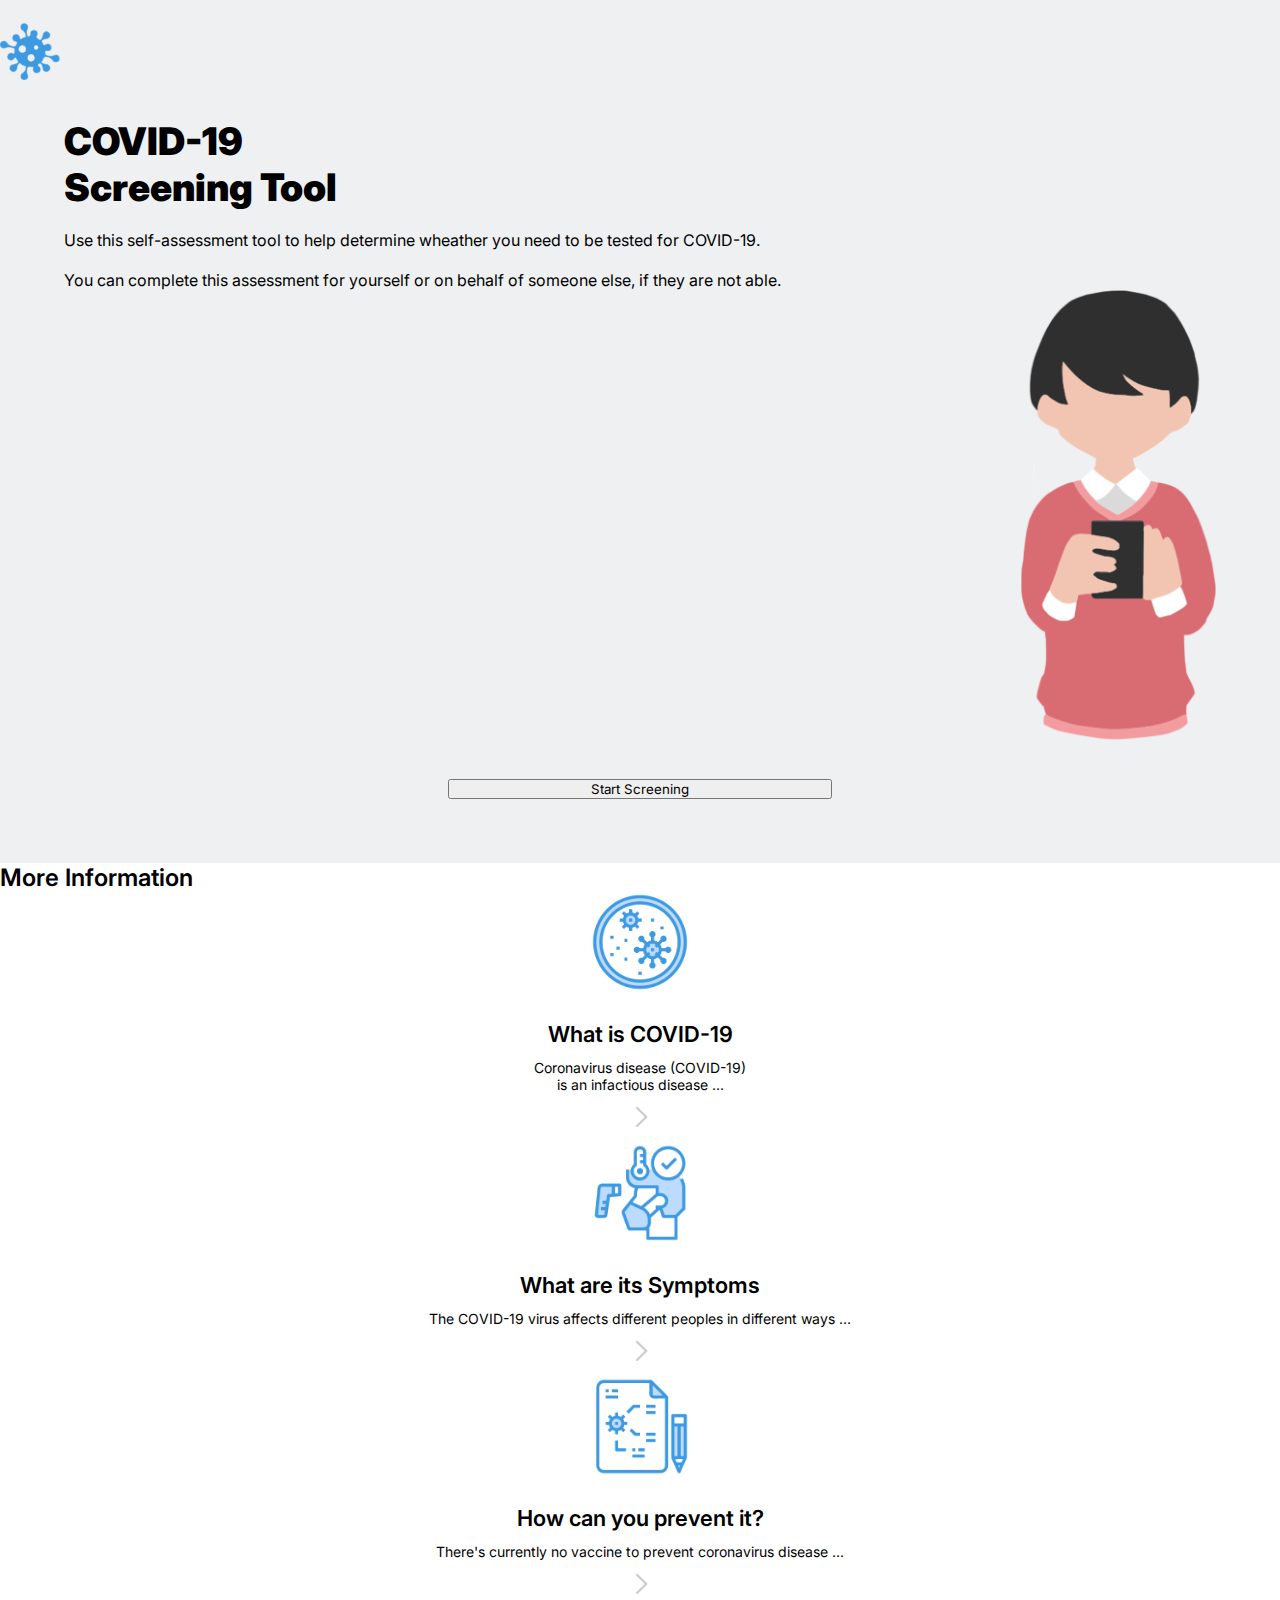
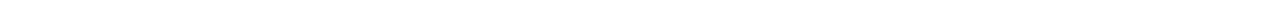
<file: Third-Intern-Project/index.html>
<!DOCTYPE html>
<html lang="en">

<head>
    <meta charset="UTF-8">
    <meta name="viewport" content="width=device-width, initial-scale=1.0">
    <title>Third Project | Using Bootstrap</title>
    <link rel="shortcut icon" href="./images/logo.png" type="image/x-icon">
    <link rel="stylesheet" href="style.css">
    <link href="https://cdn.jsdelivr.net/npm/bootstrap@5.3.0/dist/css/bootstrap.min.css" rel="stylesheet"
        integrity="sha384-9ndCyUaIbzAi2FUVXJi0CjmCapSmO7SnpJef0486qhLnuZ2cdeRhO02iuK6FUUVM" crossorigin="anonymous">
</head>

<body>
    <!--  -->

    <header>
        <div class="container">
            <div class="NavBar">
                <div class="logo-virus">
                    <img src="./images/logo.png" alt="">
                </div>
            </div>
            <div class="header-content">
                <div class="row justify-content-evenly">
                    <div class="col-md-4 col-5">
                        <div class="head-data">
                            <h1>COVID-19<br>Screening Tool</h1>
                            <p>Use this self-assessment tool to help determine wheather you need to be tested for
                                COVID-19.</p>
                            <p>You can complete this assessment for yourself or on behalf of someone else, if they are
                                not able.</p>
                        </div>
                    </div>
                    <div class="col-6">
                        <div class="img-screen">
                            <img src="./images/covid19screen.png" alt="">
                        </div>
                    </div>
                </div>
            </div>
            <div class="head-btn">
                <button class="btn btn-primary" type="submit">Start Screening</button>
            </div>
        </div>
    </header>

    <main>
        <div class="container">
            <div class="main-data">
                <h2 class="text-center py-5 main-head">More Information</h2>
                <div class="row justify-content-evenly">
                    <div class="col-md-3 content-small">
                        <img class="main-img" src="./images/virus.png" alt="">
                        <div class="content-main">
                            <h3 class="">What is COVID-19</h3>
                            <p>Coronavirus disease (COVID-19)<br>is an infactious disease ...</p><a href="./pages/Covid-19.html"><img
                                        src="./images/icon-arrow.png" alt="Arrow"></a>
                        </div>
                    </div>
                    <div class="col-md-3 content-small">
                        <img class="main-img" src="./images/symptoms.png" alt="">
                        <div class="content-main">
                            <h3>What are its Symptoms</h3>
                            <p>The COVID-19 virus affects different peoples in different ways ...</p><a href="./pages/Sysmptoms.html"><img
                                        src="./images/icon-arrow.png" alt="Arrow"></a>
                        </div>
                    </div>
                    <div class="col-md-3 content-small">
                        <img class="main-img" src="./images/prevent.png" alt="">
                        <div class="content-main">
                            <h3>How can you prevent it?</h3>
                            <p>There's currently no vaccine to prevent coronavirus disease ...</p><a href="./pages/Prevent.html"><img
                                        src="./images/icon-arrow.png" alt="Arrow"></a>
                        </div>
                    </div>
                </div>
            </div>
        </div>
    </main>









    <script src="https://cdn.jsdelivr.net/npm/bootstrap@5.3.0/dist/js/bootstrap.bundle.min.js"
        integrity="sha384-geWF76RCwLtnZ8qwWowPQNguL3RmwHVBC9FhGdlKrxdiJJigb/j/68SIy3Te4Bkz"
        crossorigin="anonymous"></script>

</body>

</html>
</file>
<file: Third-Intern-Project/style.css>
@import url('https://fonts.googleapis.com/css2?family=Inter&display=swap');

* {
    padding: 0;
    margin: 0;
    box-sizing: border-box;
    font-family: 'Inter', sans-serif;
}

body {
    overflow-x: hidden;
}

header {
    width: 100%;
    height: auto;
    background-color: #EFF0F1;
}

.NavBar {
    width: 100%;
    height: 80px;
    background-color: #EFF0F1;
    display: flex;
}

.logo-virus {
    display: flex;
    align-items: flex-end;
}

.logo-virus img {
    width: 60px;
}

.header-content {
    padding: 3% 5%;
}

.img-screen {
    width: 100%;
    display: flex;
    align-items: center;
    justify-content: flex-end;
}

.img-screen img {
    height: 50vh;
}

.head-data h1 {
    font-weight: 900;
    font-size: 38px;
}

.head-data p {
    font-size: 16px;
    margin-top: 20px;
}

.head-btn {
    padding-bottom: 5%;
}

.head-btn button {
    width: 30%;
    display: block;
    margin: auto;
}

/* Main section starts from here */

.main-head {
    font-weight: 600;
}

.main-img {
    width: 100px;
    margin-bottom: 13px;
}

.content-small{
    text-align: center;
}

.content-small p {
    font-size: 14px;
    margin-top: 12px;
}

.content-small h3 {
    font-size: 22px;
    margin-top: 12px;
    font-weight: 600;
}

@media (max-width: 770px) {
    .head-data h1 {
        font-size: 26px;
    }

    .head-data p {
        font-size: 12px;
    }

    .img-screen img {
        height: 40vh;
        margin-top: 30%;
    }
    .head-btn button {
        font-size: 10px;
    }
}

@media (max-width: 700px) {
    .content-small {
        display: flex;
        text-align:start;
        margin-bottom: 5%;
        margin-left: 16px;
        border-top: 1px solid #ccc;
        padding-top: 12px;
    }
    .content-main {
        display: flex;
        flex-direction: column;
    }
    .content-main a {
        display: block;
        margin-left: 87%;
        margin-top: -80px;
    }
    .content-small p {
        font-size: 14px;
        margin-top: 0;
        padding-right: 33px;
    }
    .main-img {
        width: 70px;
        margin-bottom: 13px;
        margin-right: 20px;
    }
    .content-small h3 {
        font-size: 18px;
        font-weight: 800;
    }
    .content-small p {
        font-size: 12px;
    }
}

/* Second Page (Covid019) */

.covid-virus {
    margin-bottom: -18px;
}

.newNav {
    display: flex;
    justify-content: space-between;
    height: 50px;
}

.newNav .close {
    display: flex;
    align-items: center;
}

.covid-data {
    text-align: justify;
}

.covid-data h1 {
    font-weight: 800;
}

.covid-data h3 {
    font-weight: 800;
}

.covid-data p {
    font-size: 15px;
    letter-spacing: 1px;
}

/* Sysptoms page */

.symp-data h1 {
    font-weight: 800;
}

.symp-btn {
    display: flex;
    align-items: center;
    justify-content: center;
    flex-direction: column;
}

.symp-btn button {
    margin-top: 12px;
    width: 40%;
}

/* Prevent Page */

.prevent-data h1 {
    font-weight: 800;
}

.prevent-data ol li{
    font-size: 18px;
    line-height: 30px;
}
</file>
